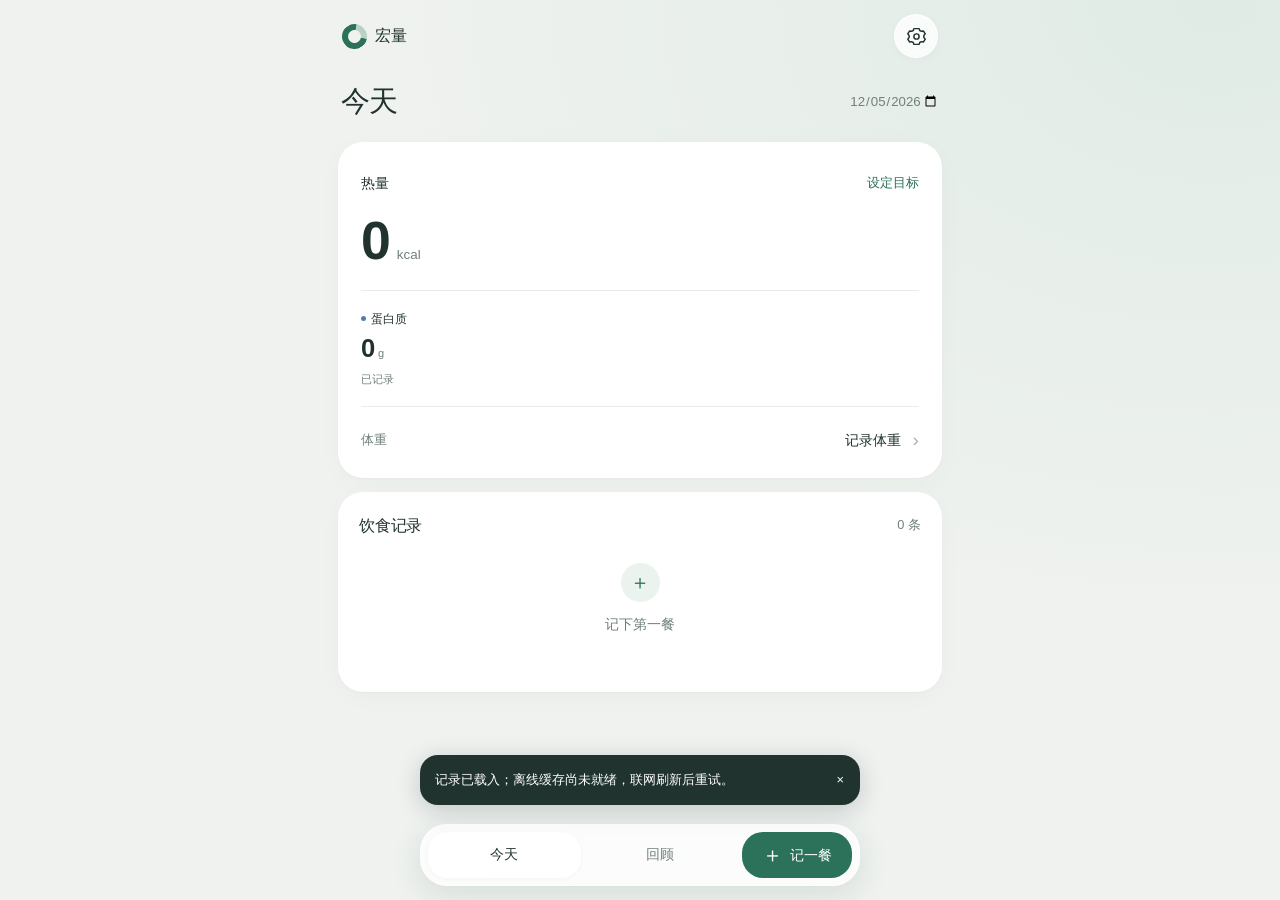
<file: index.html>
<!doctype html>
<html lang="zh-CN">
<head>
<meta charset="utf-8">
<meta name="viewport" content="width=device-width,initial-scale=1,minimum-scale=1,maximum-scale=1,user-scalable=no,viewport-fit=cover">
<meta name="theme-color" content="#eff2ef">
<meta name="apple-mobile-web-app-capable" content="yes">
<meta name="apple-mobile-web-app-status-bar-style" content="default">
<meta name="description" content="只记热量和蛋白质，一眼看清今天。">
<title>宏量</title>
<link rel="manifest" href="manifest.json">
<link rel="apple-touch-icon" href="apple-touch-icon.png">
<link rel="icon" href="icon-192.png">
<link rel="stylesheet" href="styles-3.2.2.css">
<script defer src="core-3.1.0.js"></script>
<script defer src="storage-3.1.0.js"></script>
<script defer src="app-3.2.2.js"></script>
</head>
<body>
<div class="app">
<header class="app-header"><a class="brand" href="./"><span class="brand-mark" aria-hidden="true"></span>宏量</a><button class="icon-button" id="settings" aria-label="设置"><svg viewBox="0 0 24 24" aria-hidden="true"><path d="m9 3-.7 2.2-2 .9L4 5.8 2 9l1.6 1.8v2.4L2 15l2 3.2 2.3-.3 2 .9L9 21h6l.7-2.2 2-.9 2.3.3 2-3.2-1.6-1.8v-2.4L22 9l-2-3.2-2.3.3-2-.9L15 3Z"/><circle cx="12" cy="12" r="3"/></svg></button></header>
<main id="view"><div class="card">正在读取记录…</div></main>
</div>
<div class="dock"><nav aria-label="主导航"><button data-page="today" aria-current="page">今天</button><button data-page="review">回顾</button></nav><button class="record-button" data-action="add"><span aria-hidden="true">＋</span>记一餐</button></div>
<div id="notice" role="status" aria-live="polite"></div>
<dialog id="sheet" aria-labelledby="sheet-title"><div class="sheet-head"><h2 id="sheet-title"></h2><button id="close-sheet" aria-label="关闭">×</button></div><div id="sheet-body"></div></dialog>
<input type="file" id="import-file" accept=".json,.csv,application/json,text/csv" hidden>
<noscript>请启用 JavaScript 以使用记录功能。</noscript>
</body></html>
</file>
<file: styles-3.2.2.css>
:root{color-scheme:light;--bg:#eff2ef;--paper:#fff;--ink:#20332e;--muted:#718079;--line:#e8ede9;--accent:#2c715a;--tint:#eaf3ee;--protein:#517eae;--carbs:#ae7c42;--fat:#9075ab;--danger:#af5247;--glass:rgba(255,255,255,.78);--shadow:0 5px 24px #243d2f07,0 1px 2px #243d2f06;font:16px/1.45 -apple-system,BlinkMacSystemFont,"Segoe UI",sans-serif;color:var(--ink);background:var(--bg);font-synthesis:none;font-optical-sizing:auto;-webkit-text-size-adjust:100%;text-size-adjust:100%}
*{box-sizing:border-box;touch-action:pan-x pan-y}body{margin:0;background:radial-gradient(ellipse at 95% 0%,#d9e8e0aa,transparent 48%),var(--bg);min-height:100dvh}button,input,select{font:inherit;color:inherit}button,a,input,summary{-webkit-tap-highlight-color:transparent}button{border:0;border-radius:14px;padding:10px 14px;min-height:44px;background:var(--tint);cursor:pointer;touch-action:manipulation}button:active{transform:scale(.97);opacity:.8}button:disabled{opacity:.45;cursor:wait}button:focus-visible,a:focus-visible,input:focus-visible,summary:focus-visible{outline:2px solid var(--accent);outline-offset:3px}input,select{border:1px solid var(--line);border-radius:13px;background:var(--paper);padding:12px;width:100%;min-width:0;min-height:48px;font-size:16px;outline-offset:2px}input[type=number]{appearance:textfield;-moz-appearance:textfield}input::-webkit-inner-spin-button,input::-webkit-outer-spin-button{-webkit-appearance:none;margin:0}input::placeholder{color:#9aaba2}label{display:block;font-size:.875rem}label>input,label>select{margin-top:7px}h1,h2,h3,p{margin:0}h1{font-size:1.8rem;line-height:1.15;letter-spacing:-.045em;font-weight:700}h2{font-size:1rem;font-weight:650;letter-spacing:-.015em}h3{font-size:.95rem;font-weight:600}p{margin:12px 0}a{color:var(--accent)}.app{max-width:640px;margin:auto;padding:calc(14px + env(safe-area-inset-top)) 18px calc(112px + env(safe-area-inset-bottom))}.app-header{display:flex;justify-content:space-between;align-items:center;margin-bottom:22px;padding:0 4px}.brand{text-decoration:none;color:var(--ink);font-size:1.03rem;font-weight:650;letter-spacing:.03em;display:flex;align-items:center;gap:8px}.brand-mark{width:25px;height:25px;border:6px solid var(--accent);border-right-color:#b9d2c4;border-radius:50%;transform:rotate(-35deg)}.icon-button{width:44px;height:44px;border-radius:50%;display:grid;place-items:center;padding:11px;background:var(--glass);box-shadow:inset 0 1px 1px #fff9,0 2px 8px #24413308;border:1px solid #fff9}.icon-button svg{width:21px;height:21px;fill:none;stroke:currentColor;stroke-width:1.7;stroke-linecap:round;stroke-linejoin:round}.page-heading{display:flex;justify-content:space-between;align-items:center;gap:8px;margin:0 3px 18px}.date-field{width:146px;font-size:.83rem;border:0;background:transparent;min-height:44px;padding:8px 0 8px 10px;color:var(--muted);text-align:right}.card{background:var(--paper);border:1px solid rgba(255,255,255,.65);border-radius:25px;padding:20px;margin:14px 0;box-shadow:var(--shadow)}.row,.section-heading{display:flex;justify-content:space-between;align-items:center;gap:12px}.row>*{min-width:0}.section-heading{margin-bottom:14px;min-height:24px}.daily-card{padding:22px 22px 19px}.eyebrow{font-size:.88rem;font-weight:600}.muted{color:var(--muted);font-size:.8rem}.budget{font-size:.78rem;font-weight:550;padding:5px 9px;border-radius:9px;background:var(--tint);color:var(--accent)}.budget.over{color:var(--danger);background:#b24c3910}.energy{display:flex;gap:9px;align-items:baseline;margin:13px 0 15px;font-variant-numeric:tabular-nums}.energy strong{font-size:clamp(2.65rem,11vw,3.35rem);line-height:1;letter-spacing:-.055em;font-weight:650}.energy>span{font-size:.84rem;color:var(--muted)}.track{height:9px;background:var(--tint);border-radius:6px;overflow:hidden}.fill{height:100%;background:var(--accent);border-radius:inherit;transition:width .25s ease}.track.over .fill{background:var(--danger)}.track.uncertain .fill{opacity:.38}.macro-grid{display:grid;grid-template-columns:1fr;gap:16px;border-top:1px solid var(--line);padding-top:19px;margin-top:22px}.macro-cell>span{font-size:.78rem;display:flex;align-items:center;gap:5px;white-space:nowrap}.macro-cell i{width:5px;height:5px;background:var(--protein);border-radius:50%}.macro-cell.carbs i{background:var(--carbs)}.macro-cell.fat i{background:var(--fat)}.macro-cell>div:not(.track){display:flex;align-items:baseline;gap:4px;margin:8px 0 5px;font-variant-numeric:tabular-nums}.macro-cell strong{font-size:1.6rem;line-height:1;letter-spacing:-.045em;font-weight:600}.macro-cell small{font-size:.69rem;color:var(--muted)}.macro-cell>.track{height:4px;background:#517eae1a;margin:8px 0 4px}.protein-track .fill{background:var(--protein)}.macro-cell.carbs,.macro-cell.fat{border-left:1px solid var(--line);padding-left:14px}.text-button{min-height:36px;padding:5px 0;background:transparent;font-size:.8rem;color:var(--accent);white-space:nowrap}.favorite-card{padding-bottom:16px}.shortcuts{display:grid;grid-template-columns:1fr 1fr;gap:8px}.shortcut{position:relative;display:flex;flex-direction:column;gap:3px;text-align:left;border:1px solid var(--line);background:var(--paper);padding:11px 32px 11px 12px;border-radius:14px;min-width:0}.shortcut>span{font-size:.86rem;font-weight:550;overflow:hidden;text-overflow:ellipsis;white-space:nowrap;max-width:100%}.shortcut small{font-size:.72rem;color:var(--muted)}.shortcut b{position:absolute;right:10px;top:50%;transform:translateY(-50%);color:var(--accent);font-size:1.08rem;font-weight:400}.log-card .section-heading{margin-bottom:2px}.entry{display:flex;align-items:center;gap:10px;padding:17px 0;min-height:75px;width:100%;text-align:left;background:transparent;border-radius:0;border-bottom:1px solid var(--line)}.entry-number{align-self:flex-start;margin-top:4px;color:#9aa99f;font-size:.65rem;font-variant-numeric:tabular-nums}.entry-main{flex:1;min-width:0}.entry-main strong{display:block;font-size:.92rem;font-weight:550;overflow-wrap:anywhere}.macro-detail{display:flex;gap:9px;font-size:.7rem;margin-top:5px;flex-wrap:wrap;color:var(--muted);font-variant-numeric:tabular-nums}.macro-detail .p{color:var(--protein)}.entry-energy{text-align:right;font-size:1.08rem;font-weight:550;font-variant-numeric:tabular-nums;flex-shrink:0}.entry-energy small{display:block;color:var(--muted);font-size:.65rem;font-weight:400}.chevron{color:#a6b4ac;font-size:1.2rem}.completion{position:relative;display:flex;align-items:center;gap:8px;padding-top:17px;min-height:48px;font-size:.79rem;color:var(--muted);cursor:pointer}.completion>span:first-child{flex:1}.completion input{position:absolute;right:0;bottom:0;width:42px;height:29px;opacity:0;z-index:1;cursor:pointer}.switch{width:36px;height:22px;border-radius:20px;background:var(--line);padding:3px}.switch:after{content:'';display:block;width:16px;height:16px;border-radius:50%;background:#fff;box-shadow:0 1px 3px #0002;transition:transform .15s}.completion input:checked+.switch{background:var(--accent)}.completion input:checked+.switch:after{transform:translateX(14px)}.completion input:focus-visible+.switch{outline:2px solid var(--accent);outline-offset:3px}.completion input:disabled+.switch{opacity:.4}.empty{text-align:center;color:var(--muted);padding:24px 0;font-size:.88rem}.empty-symbol{display:grid;place-items:center;width:39px;height:39px;margin:auto;border-radius:50%;background:var(--tint);color:var(--accent);font-size:1.25rem}.resume{display:flex;align-items:center;justify-content:space-between;width:100%;background:var(--tint);font-size:.84rem}.dock{position:fixed;z-index:5;bottom:calc(14px + env(safe-area-inset-bottom));left:50%;transform:translateX(-50%);width:min(calc(100% - 36px),440px);display:flex;align-items:center;gap:6px;padding:7px;background:var(--glass);backdrop-filter:blur(28px) saturate(160%);-webkit-backdrop-filter:blur(28px) saturate(160%);border:1px solid #fff9;border-radius:27px;box-shadow:0 8px 30px #264e3820,inset 0 1px 1px #fff9}.dock nav{display:flex;flex:1;gap:3px}.dock nav button{flex:1;background:transparent;min-height:46px;border-radius:20px;font-size:.85rem;color:var(--muted);padding:8px}.dock nav button[aria-current=page]{color:var(--ink);background:var(--paper);box-shadow:0 1px 5px #20372a0a}.dock .record-button{display:flex;justify-content:center;align-items:center;gap:7px;min-height:46px;border-radius:21px;background:var(--accent);color:#fff;min-width:110px;font-size:.87rem;font-weight:550}.record-button span{font-size:1.3rem;font-weight:400;line-height:1}.primary{background:var(--accent);color:#fff;font-weight:550}.wide{width:100%}.quiet{background:transparent;color:var(--muted)}.danger{color:var(--danger);background:transparent}.stack>*+*{margin-top:16px}.two{display:grid;grid-template-columns:1fr 1fr;gap:14px}.two>*{min-width:0}.check:not(.completion){display:flex;align-items:center;gap:9px;min-height:40px;font-size:.84rem}.check:not(.completion) input{width:18px;height:18px;min-height:0;margin:0;accent-color:var(--accent)}dialog{position:fixed;inset:0;margin:auto;padding:24px;border:1px solid #ffffffa0;border-radius:29px;width:min(510px,calc(100% - 24px));max-height:calc(100dvh - 32px);color:var(--ink);background:var(--paper);overflow-y:auto;overscroll-behavior:contain;box-shadow:0 30px 100px #152c3040}dialog::backdrop{background:#152b2e45;backdrop-filter:blur(5px);-webkit-backdrop-filter:blur(5px)}.sheet-head{display:flex;justify-content:space-between;align-items:center;gap:12px;margin-bottom:22px}.sheet-head h2{font-size:1.25rem;letter-spacing:-.035em}.sheet-head button{border-radius:50%;width:36px;height:36px;min-height:36px;padding:3px;background:var(--bg);color:var(--muted);font-size:1.3rem}.food-grid{display:grid;grid-template-columns:1fr 1fr;gap:12px}.nutrition-input{background:var(--bg);border-radius:18px;padding:13px 15px;border:1px solid transparent}.nutrition-input:focus-within{border-color:var(--accent);background:var(--tint)}.nutrition-input>span{display:flex;align-items:center;justify-content:space-between;gap:6px;font-size:.82rem}.nutrition-input small{color:var(--muted);font-size:.7rem}.nutrition-input input{background:transparent;border:0;outline:0;width:100%;padding:0;min-height:42px;height:42px;margin-top:8px;font-size:1.75rem;font-weight:550;font-variant-numeric:tabular-nums;letter-spacing:-.035em}.nutrition-input.protein>span{color:var(--protein)}.nutrition-input.carbs>span{color:var(--carbs)}.nutrition-input.fat>span{color:var(--fat)}.name-label>.muted{margin-left:5px}.name-label input{background:var(--paper)}.save-favorite{color:var(--muted)}.submit-food{min-height:50px;border-radius:16px}.editor-tools{display:flex;justify-content:center;margin-top:5px!important}.editor-tools button{font-size:.8rem}.error{color:var(--danger);font-size:.84rem}.error:empty{display:none}.settings-data{margin-top:25px;border-top:1px solid var(--line);padding-top:7px}.settings-data summary{font-size:.9rem;padding:14px 0;cursor:pointer}.data-actions button{display:flex;align-items:center;justify-content:space-between;gap:10px;width:100%;border-radius:0;background:transparent;border-top:1px solid var(--line);padding:14px 0;font-size:.82rem;text-align:left}.data-actions button span{color:var(--muted);font-size:.72rem}.settings-footer{text-align:center;color:var(--muted);font-size:.7rem;margin-top:22px}.list-heading{font-size:.75rem;color:var(--muted);margin:22px 0 7px;font-weight:500}.library-row{display:flex;align-items:center;border-bottom:1px solid var(--line);gap:8px}.library-add{display:flex;align-items:center;gap:8px;justify-content:space-between;flex:1;min-width:0;padding:14px 0;text-align:left;background:transparent;border-radius:0}.library-add span{min-width:0;flex:1}.library-add strong{display:block;font-size:.88rem;font-weight:550;overflow-wrap:anywhere}.library-add small{display:block;color:var(--muted);font-size:.67rem;margin-top:5px;overflow-wrap:anywhere}.library-add b{font-size:1.2rem;font-weight:400;color:var(--accent)}.library-edit{font-size:.75rem;padding:8px}.weekly-chart{position:relative;display:grid;grid-template-columns:repeat(7,minmax(0,1fr));gap:7px;height:188px;margin:14px 0 0}.day-column{display:grid;grid-template-rows:24px 140px 24px;min-width:0;background:transparent;padding:0;border-radius:0;min-height:0;z-index:1;color:var(--muted)}.bar-value{font-size:.59rem;font-variant-numeric:tabular-nums;line-height:24px}.bar-space{display:flex;align-items:flex-end;justify-content:center}.bar-space i{display:block;width:min(100%,25px);min-height:0;background:var(--accent);border-radius:6px 6px 2px 2px;opacity:.27}.complete .bar-space i{opacity:1}.day-label{font-size:.66rem;line-height:24px}.target-line{position:absolute;left:0;right:0;border-top:1px dashed #8fa49788;pointer-events:none}.target-line>span{position:absolute;right:0;top:-15px;font-size:.57rem;color:var(--muted);background:var(--paper);padding-left:4px}.chart-key{display:flex;justify-content:center;gap:14px;margin-top:9px;color:var(--muted);font-size:.64rem}.chart-key>span{display:flex;gap:5px;align-items:center}.chart-key i{width:6px;height:6px;border-radius:2px;background:var(--accent)}.chart-key i.partial{opacity:.27}.review-summary{border-top:1px solid var(--line);display:grid;grid-template-columns:1fr 1fr;gap:18px;margin-top:20px;padding-top:17px}.review-summary>div+div{border-left:1px solid var(--line);padding-left:18px}.review-summary span{display:block;font-size:.75rem;color:var(--muted);margin-bottom:5px}.review-summary strong{font-size:1.5rem;font-weight:600;font-variant-numeric:tabular-nums;letter-spacing:-.025em}.review-summary small{font-size:.69rem;color:var(--muted);font-weight:400;letter-spacing:0}.summary-caption{font-size:.65rem;color:var(--muted);margin-top:14px}.weight-panel summary{cursor:pointer;font-size:.9rem;font-weight:550}.weight-panel summary span{float:right;color:var(--muted);font-size:.78rem;font-weight:400}.weight-panel .section-heading{margin-top:16px}.chart{width:100%;height:auto;display:block;margin:16px 0}.chart text{font-size:12px;fill:var(--muted)}.chart .line{fill:none;stroke:var(--accent);stroke-width:2}.chart circle{fill:var(--accent)}.history input{width:145px;min-height:34px;background:transparent;border:0;font-size:.77rem;padding:0;color:var(--muted)}.history #history-list button{display:flex;align-items:center;justify-content:space-between;gap:10px;width:100%;text-align:left;background:transparent;border-bottom:1px solid var(--line);border-radius:0;padding:14px 0;font-size:.84rem}.history strong{font-weight:500}.history small{display:block;font-size:.7rem;color:var(--muted);margin-top:3px}.history button>span+span{text-align:right;font-variant-numeric:tabular-nums}.section{margin-top:20px}.list-item{display:flex;gap:8px;align-items:center;padding:12px 0;border-bottom:1px solid var(--line);font-size:.83rem}.list-item small{display:block;color:var(--muted)}#notice{position:fixed;z-index:20;left:50%;transform:translateX(-50%);bottom:calc(95px + env(safe-area-inset-bottom));width:min(calc(100% - 36px),440px);pointer-events:none}#notice:empty{display:none}.toast{display:flex;align-items:center;gap:7px;padding:8px 10px 8px 15px;border-radius:18px;background:var(--ink);color:var(--paper);box-shadow:0 5px 25px #1233;font-size:.8rem;pointer-events:auto}.toast>span{flex:1}.toast button{background:transparent;color:inherit;padding:6px;min-height:34px;white-space:nowrap;font-size:.8rem}.toast.error{background:var(--danger);color:white}.small{font-size:.75rem}
@media(max-width:600px){dialog{top:auto;bottom:calc(var(--keyboard-bottom,0px) + max(8px,env(safe-area-inset-bottom)));width:calc(100% - 16px);max-height:calc(var(--view-height,100dvh) - 24px);padding:22px;margin:0 auto;border-radius:29px}dialog[open]{animation:sheet-in .2s ease-out}@keyframes sheet-in{from{transform:translateY(16px);opacity:.6}to{transform:translateY(0);opacity:1}}}
@media(max-width:360px){.app{padding-left:12px;padding-right:12px}.card{padding:17px}.daily-card{padding:19px 17px}.macro-grid{gap:10px}.macro-cell.carbs,.macro-cell.fat{padding-left:10px}.macro-cell strong{font-size:1.4rem}.energy strong{font-size:2.55rem}.budget{font-size:.7rem}.macro-detail{gap:6px}.entry{gap:7px}.dock{width:calc(100% - 24px)}dialog{padding:18px}.weekly-chart{gap:4px}.date-field{width:138px}.history input{width:130px}}
@media(prefers-color-scheme:dark){:root{color-scheme:dark;--bg:#19251f;--paper:#25332b;--ink:#ebf3ed;--muted:#a4b3a8;--line:#35483c;--accent:#9dcbb0;--tint:#324b3c;--protein:#93b8de;--carbs:#dcb681;--fat:#c4a9df;--danger:#efaaa0;--glass:rgba(41,57,46,.82);--shadow:0 5px 24px #0001}body{background:radial-gradient(ellipse at 95% 0%,#304e3c66,transparent 48%),var(--bg)}.card{border-color:#ffffff07}.dock,.icon-button{border-color:#ffffff18;box-shadow:0 8px 30px #0002,inset 0 1px 1px #ffffff0e}.primary,.dock .record-button{color:#183324}.toast{background:#d8e9dd;color:#183324}.toast.error{background:#743d34;color:white}dialog{border-color:#ffffff12}.budget.over{background:#b24c3922}.switch:after{background:#d4e4d9}}
@media(prefers-reduced-motion:reduce){*,*::before,*::after{animation:none!important;transition:none!important;scroll-behavior:auto!important}button:active{transform:none}}
@media(prefers-reduced-transparency:reduce){.dock,.icon-button{background:var(--paper);backdrop-filter:none;-webkit-backdrop-filter:none}dialog::backdrop{backdrop-filter:none;-webkit-backdrop-filter:none}}
@media(prefers-contrast:more){:root{--muted:var(--ink)}.card,.dock{border:1px solid var(--muted)}.dock{background:var(--paper)}.bar-space i{opacity:.6}.complete .bar-space i{opacity:1}}
.weight-entry{display:flex;align-items:center;gap:8px;width:100%;min-height:52px;margin-top:17px;padding:14px 0 0;background:transparent;border-top:1px solid var(--line);border-radius:0;text-align:left;font-size:.8rem;color:var(--muted)}
.weight-entry>span:first-child{flex:1}.weight-entry strong{font-size:.88rem;font-weight:600;color:var(--ink);font-variant-numeric:tabular-nums}.weight-entry .chevron{margin-left:4px}
</file>
